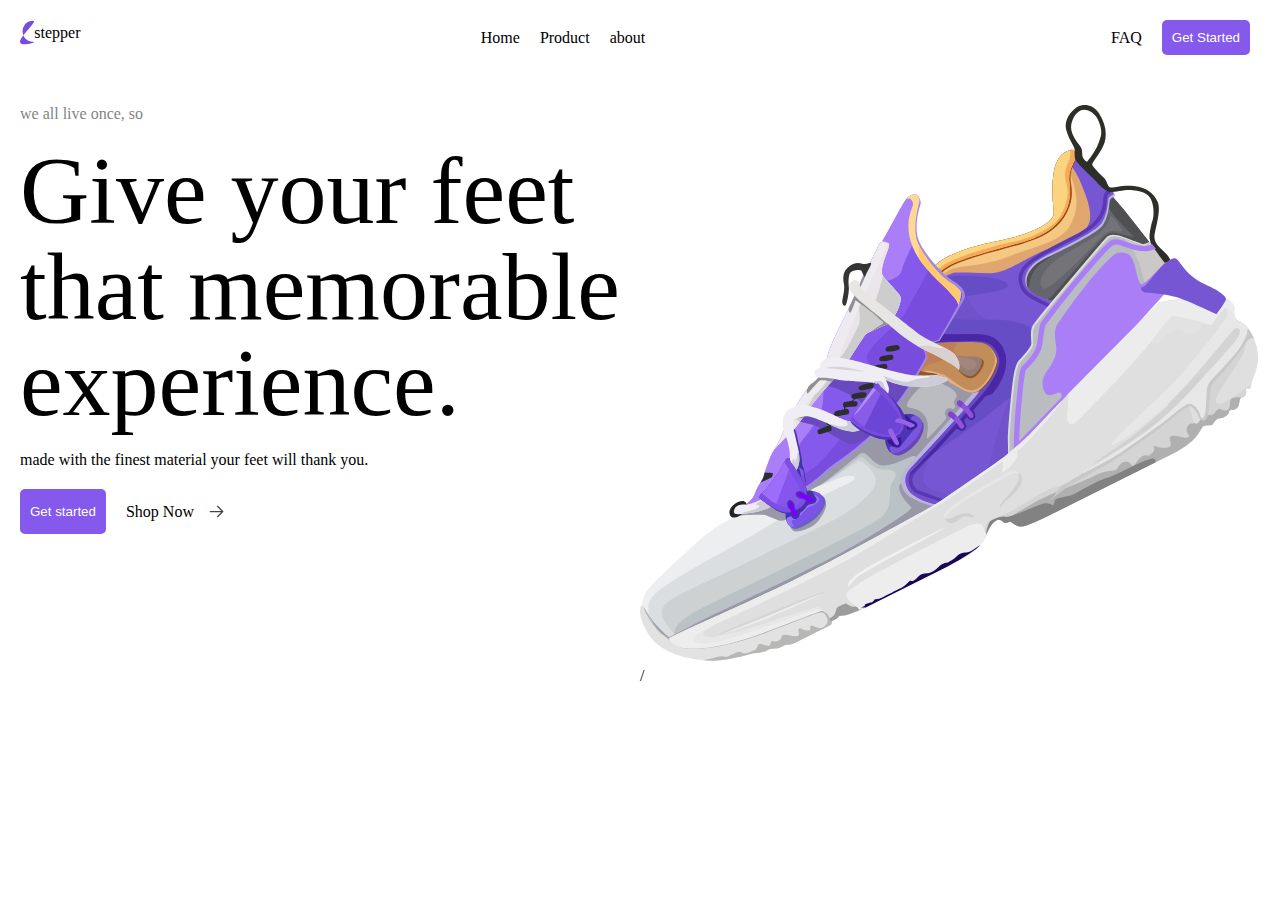
<file: index.html>
<!DOCTYPE html>
<html lang="en">
<head>
    <meta charset="UTF-8">
    <meta name="viewport" content="width=device-width, initial-scale=1.0">
    <title>CBC project 1</title>
    <link rel="stylesheet" href="index.css">
</head>
<body>
    
    <div id="nav-container">

        <div id="box">
            <div id="logo-container">
               <img src="assets/Logo.svg"  width="100%" height="100%">
               <p id="nav-label">stepper</p>
            </div>
            
            </div>

        <div class="box">
            <div class="page">Home</div>
            <a class="page" href="product.html">Product</a>
            <div class="page">about</div>
        </div>

        <div class="box">
            <div class="page">FAQ</div>
            <button class="btn">Get Started</button>

        </div>

    </div>

    <div>

        <div id="main">

            <div id="main-left">
                <p class="small-text faint-text">we all live once, so</p>
                <div id="big-text">
                    Give your feet that memorable experience.
            </div>
            <p class="small-text">made with the finest material
                your feet will thank you. </p>

                <div id="btn-container">
                    <button class="btn">Get started</button>

                    <div class="shop-now-btn">
                        <div class="btn-text">Shop Now</div>
                        <div class="btn-icon">
                            <img src="assets/arrow-sm-down.svg" alt="shop=now=btn" width="100%">
                        </div>
                    </div>


                 </div>
            </div>
            <div id="main-right">
                <div id="img-container">
                    <img src="assets/Nike-Shoe.svg" width="100%"/>
                </div>/
    
            </div>
    </div>
    

</body>
</html>
</file>
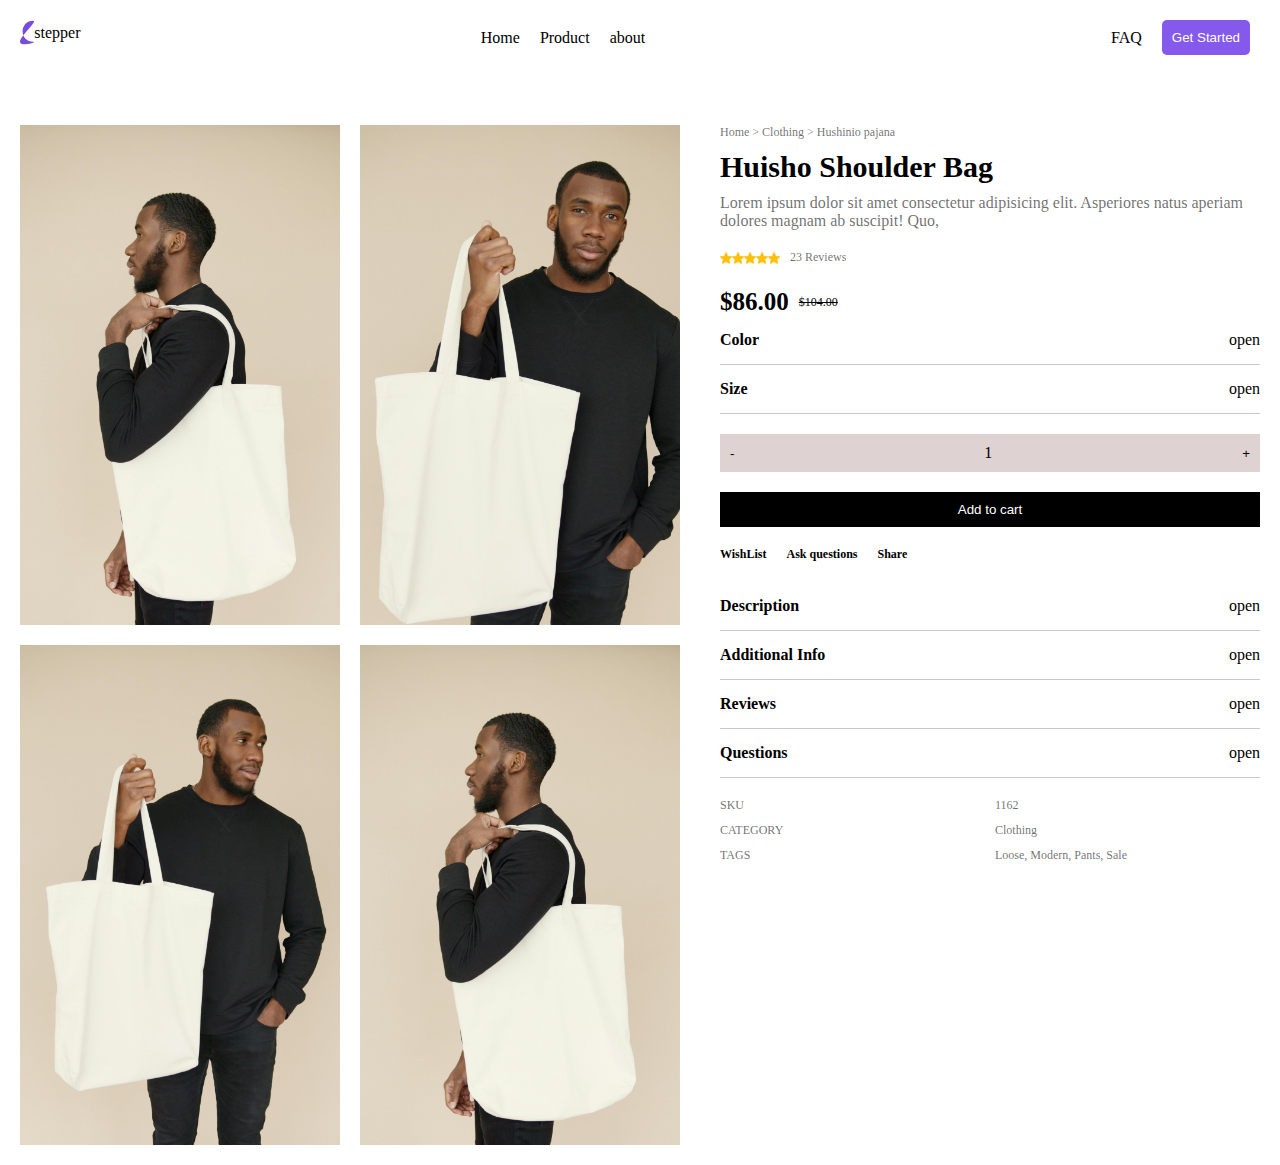
<file: product.html>
<!DOCTYPE html>
<html lang="en">
<head>
    <meta charset="UTF-8">
    <meta name="viewport" content="width=device-width, initial-scale=1.0">
    <title>Product Page</title>
    <link rel="stylesheet" href="product.css"/>
    <link rel="stylesheet" href="index.css"/>
</head>
<body>
    
    <div id="nav-container">

        <div id="box">
            <div id="logo-container">
               <img src="assets/Logo.svg"  width="100%" height="100%">
               <p id="nav-label">stepper</p>
            </div>
            
            </div>

        <div class="box">
            <a class="page" href="index.html">Home</a>
            <a class="page" href="product.html">Product</a>
            <div class="page">about</div>
        </div>

        <div class="box">
            <div class="page">FAQ</div>
            <button class="btn">Get Started</button>

        </div>
    </div>

    <div id="product-main">

        <div id="product-main-left">

            <div class="image-container">
                <img src="assets/images/image1.jpg" width="100%"/>
            </div>

            <div class="image-container">
                <img src="assets/images/image2.jpg" width="100%"/>
            </div>

            <div class="image-container">
                <img src="assets/images/image3.jpg" width="100%"/>
            </div>

            <div class="image-container">
                <img src="assets/images/image1.jpg" width="100%"/>
            </div>

        </div>

        <div id="product-main-right">

            <div id="breadcrumps">
                Home > Clothing > Hushinio pajana
            </div>
            <div id="product-title">Huisho Shoulder Bag</div>
            <div id="description">
                Lorem ipsum dolor sit amet consectetur adipisicing elit.
                Asperiores natus aperiam dolores magnam ab suscipit! Quo,
            </div>

            <div id="review-container">

                <div id="star-container">

                    <div class="star">
                        <img src="assets/icons/star.png" width="100%"/>
                    </div>
                    <div class="star">
                        <img src="assets/icons/star.png" width="100%"/>
                    </div>
                    <div class="star">
                        <img src="assets/icons/star.png" width="100%"/>
                    </div>
                    <div class="star">
                        <img src="assets/icons/star.png" width="100%"/>
                    </div>
                    <div class="star">
                        <img src="assets/icons/star.png" width="100%"/>
                    </div>

                </div>

                <div id="review-count">23 Reviews</div>

            </div>

            <div id="price-container">
                <div id="discount">$86.00</div>
                <div id="price">$104.00</div>
            </div>

            <div class="option-container">
                <div class="option-title">Color</div>
                <div class="option-btn">open</div>
            </div>

            <div class="option-container">
                <div class="option-title">Size</div>
                <div class="option-btn">open</div>
            </div>

            <div id="qty-container">
                <button>-</button>
                <div id="qty-value">1</div>
                <button>+</button>
            </div>

            <button id="add-to-cart-btn">Add to cart</button>

            <div id="actions">
                <p class="action-item">WishList</p>
                <p class="action-item">Ask questions</p>
                <p class="action-item">Share</p>
            </div>

            <div class="option-container">
                <div class="option-title">Description</div>
                <div class="option-btn">open</div>
            </div>

            <div class="option-container">
                <div class="option-title">Additional Info</div>
                <div class="option-btn">open</div>
            </div>

            <div class="option-container">
                <div class="option-title">Reviews</div>
                <div class="option-btn">open</div>
            </div>

            <div class="option-container">
                <div class="option-title">Questions</div>
                <div class="option-btn">open</div>
            </div>

            <div id="additional-options">
                <p>SKU</p>
                <p>1162</p>
                <p>CATEGORY</p>
                <p>Clothing</p>
                <p>TAGS</p>
                <p> Loose, Modern, Pants, Sale</p>
            </div>

        </div>
    </div>
</body>
</html>
</file>
<file: index.css>
*{
    margin: 0;
    padding:0;
    box-sizing: border-box
}

.box{
    

    margin-bottom: 30px;
    border-radius: 10px;
    margin-right: 10px;
    display: flex;
    align-items: center;
}

#nav-container{
    width: 100%;
    display: flex;
    justify-content: space-between;
    padding: 20px;
    
}
#logo-container{
    width: 25px;
    height: 25px;

    margin-right: 5pxs;
}
#nava-label{
    font-size: 16px;
}

.page{
    margin-right: 20px;
}

#btn{
    color:#ffffff;
    padding: 10px 20px;
    background-color:#8459EB;
    border: 0;
    border-radius: 8px;
}
/* main design */

#main{
    display: flex;
    padding: 0px 20px;

}

#main-left{
    flex: 1;
        
}
#main-right{
    flex: 1;
    background-color: white;
}
#big-text{
    font-size: 96px;
    line-height: 96px;
    margin: 20px 0px;
}

.small-text{
    font-style: 18px;
}

.faint-text{
    opacity: 0.5;
}

#btn-container{
    margin: 20px 0px;
    
}

.shop-now-btn{
    display:flex ;
    padding: 10px;
    align-items:center;
}

.btn-icon{
    width: 25px;
    height: 25px;
    margin-left: 10px;
}

.box a{
    text-decoration: none;
    color: #000000;
}

#logo-container{
    display: flex;
    align-items: center;
}

#btn-container{
    display: flex;
    gap:10px;
}

.btn{
    width: fit-content;
    padding: 10px;
    border-radius: 5px;
    border:0;
    background-color: #8459EB;
    color: #ffffff;

}
</file>
<file: product.css>
*{
    padding: 0;
    margin: 0;
    box-sizing: border-box;
}

#product-main{
    width: 100%;
    height: 100%;
    display:flex;
}

#product-main-left{
    width: 100%;
    flex:0.55;
    display: grid;
    grid-template-columns: 1fr 1fr;
    gap:20px;
    padding: 20px;
}

#product-main-right{
    height: 100%;
    flex:0.45;
    padding: 20px;
}

.image-container{
    height: 500px;
}

.image-container img{
    height:100%;
    object-fit:cover;
    object-position: top;
}


#product-title{
    font-size: 30px;
    font-weight: 600;
    margin: 10px 0px;
}

#breadcrumps{
    font-size: 12px;
    color: #00000094;
}

#description{
    color:#00000094;
}

.star img{
    width:12px;
    height:12px;
}

#star-container{
    display: flex;
}

#review-container{
    display: flex;
    gap:10px;
    margin: 20px 0px;
}

#review-count{
    color:#00000094;
    font-size: 12px;
}



#price-container{
    display:flex;
    align-items: center;
}

#discount{
    font-size: 25px;
    margin-right: 10px;
    font-weight: 700;
}

#price{
    font-size: 12px;
    text-decoration: line-through;
}

.option-container{
    display: flex;
    justify-content: space-between;
    padding: 15px 0px;
    border-bottom: 1px solid #cec7c7;
}

.option-title{
    font-weight: 700;
}

#qty-container{
    width:100%;
    display: flex;
    justify-content: space-between;
    background-color: #dfd2d2;
    margin: 20px 0px;
    padding: 10px;
}

#qty-container button{
    border:0;
    background-color: transparent;
    cursor: pointer;
}

#add-to-cart-btn{
    width: 100%;
    padding: 10px;
    background-color: #000000;
    color:#ffffff;
    border:0;
}

#actions{
    display: flex;
    gap:20px;
    margin: 20px 0px;
}

.action-item{
    font-weight: 700;
    font-size: 12px;
}

#additional-options{
    display: grid;
    grid-template-columns: 1fr 1fr;
    gap: 10px;
    margin: 20px 0px;
}

#additional-options p{
    font-size: 12px;
    color: #00000094;
}


@media only screen and (max-width:900px) {
    #product-main{
        flex-direction: column;
    }
}

@media only screen and (max-width:500px) {
    .image-container{
        height: 300px;
    }
}
</file>
